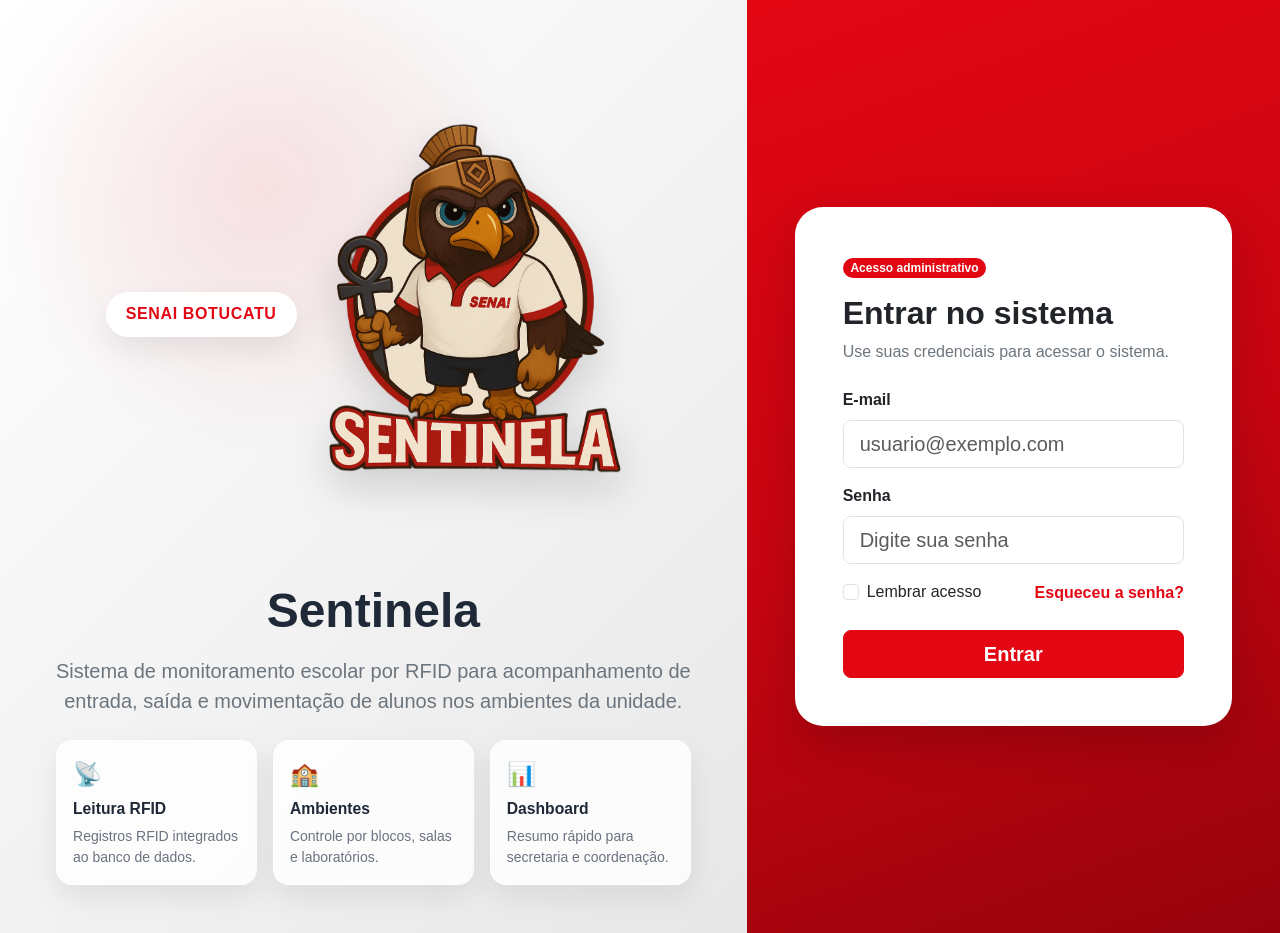
<file: templates/index.html>
<!doctype html>
<html lang="pt-BR">
  <head>
    <meta charset="utf-8" />

    <meta name="viewport" content="width=device-width, initial-scale=1" />

    <title>Sentinela | Login</title>

    <link
      href="https://cdn.jsdelivr.net/npm/bootstrap@5.3.3/dist/css/bootstrap.min.css"
      rel="stylesheet"
    />

    <link rel="stylesheet" href="/static/css/style.css" />
  </head>

  <body class="login-page" data-page="login">
    <main class="container-fluid min-vh-100 p-0">
      <div class="row g-0 min-vh-100">

        <section class="col-lg-7 login-hero d-flex align-items-center justify-content-center p-4 p-lg-5">
          <div class="login-hero-content text-center">

            <div class="senai-mark mb-4">
              SENAI Botucatu
            </div>

            <img
              class="sentinela-logo mb-4"
              src="/static/images/logo/SENTINELALOGOtransparente.png"
              alt="Logo do sistema Sentinela"
            />

            <h1 class="display-5 fw-bold mb-3">
              Sentinela
            </h1>

            <p class="lead text-secondary mx-auto mb-4">
              Sistema de monitoramento escolar por RFID para acompanhamento de entrada,
              saída e movimentação de alunos nos ambientes da unidade.
            </p>

            <div class="row g-3 justify-content-center text-start login-feature-list">

              <div class="col-md-4">
                <div class="feature-card h-100">
                  <span class="feature-icon">📡</span>
                  <strong>Leitura RFID</strong>
                  <small>Registros RFID integrados ao banco de dados.</small>
                </div>
              </div>

              <div class="col-md-4">
                <div class="feature-card h-100">
                  <span class="feature-icon">🏫</span>
                  <strong>Ambientes</strong>
                  <small>Controle por blocos, salas e laboratórios.</small>
                </div>
              </div>

              <div class="col-md-4">
                <div class="feature-card h-100">
                  <span class="feature-icon">📊</span>
                  <strong>Dashboard</strong>
                  <small>Resumo rápido para secretaria e coordenação.</small>
                </div>
              </div>

            </div>
          </div>
        </section>

        <section class="col-lg-5 login-panel d-flex align-items-center justify-content-center p-4 p-lg-5">
          <div class="card login-card border-0 shadow-lg w-100">
            <div class="card-body p-4 p-md-5">

              <div class="mb-4">
                <span class="badge text-bg-danger rounded-pill mb-3">
                  Acesso administrativo
                </span>

                <h2 class="fw-bold mb-2">
                  Entrar no sistema
                </h2>

                <p class="text-secondary mb-0">
                  Use suas credenciais para acessar o sistema.
                </p>
              </div>

              <div id="loginAlert" class="alert alert-danger d-none" role="alert"></div>

              <form id="loginForm" novalidate>

                <div class="mb-3">
                  <label for="email" class="form-label fw-semibold">
                    E-mail
                  </label>

                  <input
                    id="email"
                    name="email"
                    type="email"
                    class="form-control form-control-lg"
                    placeholder="usuario@exemplo.com"
                    autocomplete="username"
                    required
                  />
                </div>

                <div class="mb-3">
                  <label for="senha" class="form-label fw-semibold">
                    Senha
                  </label>

                  <input
                    id="senha"
                    name="senha"
                    type="password"
                    class="form-control form-control-lg"
                    placeholder="Digite sua senha"
                    autocomplete="current-password"
                    required
                  />
                </div>

                <div class="d-flex justify-content-between align-items-center mb-4 gap-3 flex-wrap">
                  <div class="form-check">
                    <input class="form-check-input" type="checkbox" id="lembrarAcesso" />

                    <label class="form-check-label" for="lembrarAcesso">
                      Lembrar acesso
                    </label>
                  </div>

                  <a class="link-danger text-decoration-none fw-semibold" href="#">
                    Esqueceu a senha?
                  </a>
                </div>

                <button class="btn btn-danger btn-lg w-100 fw-bold" type="submit">
                  Entrar
                </button>

              </form>
            </div>
          </div>
        </section>

      </div>
    </main>

    <script src="/static/js/auth.js"></script>
  </body>
</html>
</file>
<file: static/css/style.css>
:root {
  --sentinela-red: #e30613;
  --sentinela-red-dark: #b9050f;
  --sentinela-bg: #f3f4f6;
  --sentinela-text: #1f2937;
  --sentinela-muted: #6b7280;
  --sentinela-border: #e5e7eb;
}

* {
  box-sizing: border-box;
}

body {
  min-height: 100vh;
  font-family: Arial, Helvetica, sans-serif;
  color: var(--sentinela-text);
  background: var(--sentinela-bg);
}

.btn-danger {
  --bs-btn-bg: var(--sentinela-red);
  --bs-btn-border-color: var(--sentinela-red);
  --bs-btn-hover-bg: var(--sentinela-red-dark);
  --bs-btn-hover-border-color: var(--sentinela-red-dark);
  --bs-btn-active-bg: var(--sentinela-red-dark);
  --bs-btn-active-border-color: var(--sentinela-red-dark);
}

.btn-outline-danger {
  --bs-btn-color: var(--sentinela-red);
  --bs-btn-border-color: var(--sentinela-red);
  --bs-btn-hover-bg: var(--sentinela-red);
  --bs-btn-hover-border-color: var(--sentinela-red);
  --bs-btn-active-bg: var(--sentinela-red-dark);
  --bs-btn-active-border-color: var(--sentinela-red-dark);
}

.text-bg-danger,
.bg-danger {
  background-color: var(--sentinela-red) !important;
}

.link-danger {
  color: var(--sentinela-red) !important;
}

.login-page {
  background: #f2f2f2;
}

.login-hero {
  background:
    radial-gradient(circle at 35% 20%, rgba(227, 6, 19, 0.10), transparent 30%),
    linear-gradient(135deg, #ffffff 0%, #f4f4f4 48%, #e7e7e7 100%);
}

.login-hero-content {
  width: 100%;
  max-width: 860px;
}

.senai-mark {
  display: inline-flex;
  align-items: center;
  justify-content: center;

  padding: 0.65rem 1.25rem;
  border-radius: 999px;

  background: #ffffff;
  color: var(--sentinela-red);

  font-weight: 800;
  letter-spacing: 0.04em;
  text-transform: uppercase;

  box-shadow: 0 12px 30px rgba(0, 0, 0, 0.08);
}

.sentinela-logo {
  width: min(340px, 82vw);
  filter: drop-shadow(0 18px 20px rgba(0, 0, 0, 0.15));
}

.login-hero .lead {
  max-width: 720px;
}

.login-feature-list {
  max-width: 820px;
  margin-inline: auto;
}

.feature-card {
  display: flex;
  flex-direction: column;
  gap: 0.35rem;

  padding: 1rem;
  border-radius: 1rem;

  background: rgba(255, 255, 255, 0.82);
  border: 1px solid rgba(255, 255, 255, 0.9);

  box-shadow: 0 12px 30px rgba(0, 0, 0, 0.08);
}

.feature-card strong {
  font-size: 0.98rem;
}

.feature-card small {
  color: var(--sentinela-muted);
}

.feature-icon {
  font-size: 1.45rem;
}

.login-panel {
  background:
    linear-gradient(160deg, var(--sentinela-red) 0%, #c70511 52%, #96030c 100%);
}

.login-card {
  max-width: 500px;
  border-radius: 1.75rem;
}

.form-control:focus,
.form-check-input:focus {
  border-color: var(--sentinela-red);
  box-shadow: 0 0 0 0.25rem rgba(227, 6, 19, 0.16);
}

.form-check-input:checked {
  background-color: var(--sentinela-red);
  border-color: var(--sentinela-red);
}

.test-access {
  padding: 1rem;
  border-radius: 1rem;

  background: #f8f9fa;
  border: 1px solid var(--sentinela-border);
}

.test-access code {
  display: block;
  color: #111827;
  word-break: break-word;
}

@media (max-width: 991.98px) {
  .login-panel {
    min-height: auto;
  }

  .sentinela-logo {
    width: min(260px, 76vw);
  }
}

@media (max-width: 575.98px) {
  .login-card {
    border-radius: 1.25rem;
  }

  .card-body {
    padding: 1.25rem !important;
  }
}

/* Home Page */

.dashboard-page {
  background: #f3f4f6;
}

.app-layout {
  display: flex;
  min-height: 100vh;
}

.sidebar {
  position: sticky;
  top: 0;

  display: flex;
  flex-direction: column;

  width: 290px;
  height: 100vh;
  padding: 1.5rem;

  background: #111827;
  color: #ffffff;
}

.sidebar-brand {
  display: flex;
  align-items: center;
  gap: 0.9rem;

  padding-bottom: 1.5rem;
  border-bottom: 1px solid rgba(255, 255, 255, 0.12);
}

.sidebar-brand img {
  width: 54px;
  height: 54px;
  object-fit: contain;
}

.sidebar-brand strong {
  display: block;
  font-size: 1.1rem;
}

.sidebar-brand span {
  display: block;
  color: #d1d5db;
  font-size: 0.85rem;
}

.sidebar-nav {
  display: flex;
  flex-direction: column;
  gap: 0.45rem;

  margin-top: 1.5rem;
}

.sidebar-nav a {
  display: flex;
  align-items: center;

  min-height: 44px;
  padding: 0.75rem 0.95rem;
  border-radius: 0.95rem;

  color: #d1d5db;
  text-decoration: none;
  font-weight: 700;

  transition: 0.2s ease;
}

.sidebar-nav a:hover,
.sidebar-nav a.active {
  background: var(--sentinela-red);
  color: #ffffff;
}

.sidebar-footer {
  display: flex;
  flex-direction: column;
  gap: 0.2rem;

  margin-top: auto;
  padding-top: 1.5rem;

  color: #d1d5db;
}

.sidebar-footer span {
  font-weight: 700;
}

.sidebar-footer small {
  color: #9ca3af;
}

.main-content {
  flex: 1;
  padding: 2rem;
  overflow: hidden;
}

.topbar {
  display: flex;
  align-items: center;
  justify-content: space-between;
  gap: 1.5rem;

  margin-bottom: 1.5rem;
}

.topbar h1 {
  margin: 0.3rem 0;
  font-size: clamp(1.75rem, 4vw, 2.6rem);
  font-weight: 900;
}

.topbar p {
  margin: 0;
  color: var(--sentinela-muted);
}

.page-label {
  display: inline-flex;

  color: var(--sentinela-red);
  font-size: 0.78rem;
  font-weight: 900;
  letter-spacing: 0.08em;
  text-transform: uppercase;
}

.user-panel {
  display: flex;
  align-items: center;
  gap: 0.9rem;

  padding: 0.9rem;
  border-radius: 1.25rem;

  background: #ffffff;
  box-shadow: 0 12px 30px rgba(15, 23, 42, 0.08);
}

.user-panel strong {
  display: block;
  white-space: nowrap;
}

.user-panel span {
  display: block;
  color: var(--sentinela-muted);
  font-size: 0.84rem;
  white-space: nowrap;
}

.user-avatar {
  display: grid;
  place-items: center;

  width: 44px;
  height: 44px;
  border-radius: 50%;

  background: var(--sentinela-red);
  color: #ffffff;

  font-weight: 900;
}

.dashboard-card,
.content-card {
  border-radius: 1.35rem;
  background: #ffffff;
  box-shadow: 0 12px 30px rgba(15, 23, 42, 0.08);
}

.dashboard-card {
  display: flex;
  align-items: center;
  gap: 1rem;

  padding: 1.25rem;
}

.dashboard-card-icon {
  display: grid;
  place-items: center;

  width: 58px;
  height: 58px;
  border-radius: 1rem;

  background: #fff1f2;

  font-size: 1.55rem;
}

.dashboard-card-title {
  margin: 0;
  color: var(--sentinela-muted);
  font-weight: 800;
}

.dashboard-card h3 {
  margin: 0.1rem 0;
  font-size: 2rem;
  font-weight: 900;
}

.dashboard-card span {
  color: var(--sentinela-muted);
  font-size: 0.88rem;
}

.content-card {
  padding: 1.35rem;
}

.section-header {
  display: flex;
  align-items: center;
  justify-content: space-between;
  gap: 1rem;

  margin-bottom: 1rem;
}

.section-header h2 {
  margin: 0.25rem 0 0;
  font-size: 1.25rem;
  font-weight: 900;
}

.dashboard-table {
  margin-bottom: 0;
}

.dashboard-table thead th {
  color: var(--sentinela-muted);
  font-size: 0.8rem;
  text-transform: uppercase;
}

.dashboard-table tbody td {
  padding-block: 1rem;
}

.dashboard-table tbody td:first-child strong {
  display: block;
}

.dashboard-table tbody td:first-child span {
  display: block;
  color: var(--sentinela-muted);
  font-size: 0.86rem;
}

.dashboard-summary-list {
  display: flex;
  flex-direction: column;
  gap: 1rem;
}

.dashboard-summary-list div {
  display: flex;
  align-items: center;
  justify-content: space-between;
  gap: 1rem;
  border-bottom: 1px solid rgba(15, 23, 42, 0.08);
  padding-bottom: 0.85rem;
}

.dashboard-summary-list div:last-child {
  border-bottom: 0;
  padding-bottom: 0;
}

.dashboard-summary-list span {
  color: var(--text-muted);
  font-weight: 700;
}

.dashboard-summary-list strong {
  color: var(--text-main);
  font-size: 1.35rem;
}

#btnAtualizarDashboard{
  margin-bottom: 15px;
}

.reader-list {
  display: flex;
  flex-direction: column;
  gap: 0.85rem;
}

.reader-item {
  display: flex;
  align-items: center;
  justify-content: space-between;
  gap: 1rem;

  padding: 0.95rem;
  border-radius: 1rem;

  background: #f9fafb;
  border: 1px solid var(--sentinela-border);
}

.reader-item strong {
  display: block;
}

.reader-item span {
  display: block;
  color: var(--sentinela-muted);
  font-size: 0.86rem;
}

.reader-status {
  padding: 0.35rem 0.65rem;
  border-radius: 999px;

  font-size: 0.75rem;
  font-weight: 900;
}

.status-online {
  background: #dcfce7;
  color: #166534 !important;
}

.status-warning {
  background: #fef3c7;
  color: #92400e !important;
}

.unit-card {
  padding: 1rem;
  border-radius: 1rem;

  background: #111827;
  color: #ffffff;
}

.unit-card span {
  display: block;
  color: #d1d5db;
  font-size: 0.82rem;
}

.unit-card strong {
  display: block;
  margin-block: 0.2rem;
  font-size: 1.15rem;
}

.unit-card p {
  margin: 0.5rem 0 0;
  color: #d1d5db;
  font-size: 0.9rem;
}

.module-card {
  display: flex;
  flex-direction: column;
  gap: 0.4rem;

  min-height: 124px;
  padding: 1.1rem;
  border-radius: 1.1rem;

  background: #f9fafb;
  border: 1px solid var(--sentinela-border);
  color: var(--sentinela-text);
  text-decoration: none;

  transition: 0.2s ease;
}

.module-card strong {
  font-size: 1rem;
}

.module-card span {
  color: var(--sentinela-muted);
  font-size: 0.9rem;
}

.module-card:hover {
  transform: translateY(-2px);
  border-color: rgba(227, 6, 19, 0.35);
  box-shadow: 0 12px 26px rgba(15, 23, 42, 0.08);
}

@media (max-width: 991.98px) {
  .app-layout {
    display: block;
  }

  .sidebar {
    position: static;

    width: 100%;
    height: auto;
    border-radius: 0 0 1.5rem 1.5rem;
  }

  .sidebar-nav {
    display: grid;
    grid-template-columns: repeat(2, minmax(0, 1fr));
  }

  .sidebar-footer {
    margin-top: 1.5rem;
  }

  .main-content {
    padding: 1rem;
  }

  .topbar {
    align-items: flex-start;
    flex-direction: column;
  }

  .user-panel {
    width: 100%;
    justify-content: space-between;
  }
}

@media (max-width: 575.98px) {
  .sidebar {
    padding: 1rem;
  }

  .sidebar-nav {
    grid-template-columns: 1fr;
  }

  .user-panel {
    align-items: flex-start;
    flex-direction: column;
  }

  .section-header {
    align-items: flex-start;
    flex-direction: column;
  }

  .dashboard-card {
    align-items: flex-start;
    flex-direction: column;
  }
}

/* cadastro-alunos.html */

.sentinela-form .form-control,
.sentinela-form .form-select {
  min-height: 46px;
}

.counter-badge {
  display: inline-flex;
  align-items: center;
  justify-content: center;

  min-height: 34px;
  padding: 0.35rem 0.75rem;
  border-radius: 999px;

  background: #fff1f2;
  color: var(--sentinela-red);

  font-size: 0.85rem;
  font-weight: 900;
}

.table-actions {
  display: flex;
  align-items: center;
  gap: 0.45rem;
  flex-wrap: wrap;
}

.dashboard-table code {
  color: #111827;
  background: #f3f4f6;

  padding: 0.25rem 0.45rem;
  border-radius: 0.45rem;
}

@media (max-width: 575.98px) {
  .table-actions {
    align-items: stretch;
    flex-direction: column;
  }

  .table-actions .btn {
    width: 100%;
  }
}

/* historico.html */

.history-filters {
  display: grid;
  grid-template-columns: minmax(240px, 1fr) 180px 240px 180px;
  gap: 1rem;
}

.history-filters .form-control,
.history-filters .form-select {
  min-height: 46px;
}

@media (max-width: 1199.98px) {
  .history-filters {
    grid-template-columns: repeat(2, minmax(0, 1fr));
  }
}

@media (max-width: 575.98px) {
  .history-filters {
    grid-template-columns: 1fr;
  }
}

/* mapa.html */

#btnAtualizarMapa{
  margin-bottom: 15px;
}

.map-legend {
  display: flex;
  align-items: center;
  gap: 1rem;
  flex-wrap: wrap;

  color: var(--sentinela-muted);
  font-size: 0.9rem;
  font-weight: 700;
}

.map-legend span {
  display: inline-flex;
  align-items: center;
  gap: 0.4rem;
}

.legend-dot {
  display: inline-block;

  width: 12px;
  height: 12px;
  border-radius: 50%;
}

.status-online-dot {
  background: #16a34a;
}

.status-warning-dot {
  background: #f59e0b;
}

.status-offline-dot {
  background: #6b7280;
}

.school-map {
  position: relative;

  display: grid;
  grid-template-columns: repeat(12, minmax(0, 1fr));
  grid-template-rows: repeat(8, 82px);
  gap: 0.75rem;

  min-height: 720px;
  padding: 1rem;
  border-radius: 1.25rem;

  background:
    linear-gradient(90deg, rgba(17, 24, 39, 0.04) 1px, transparent 1px),
    linear-gradient(rgba(17, 24, 39, 0.04) 1px, transparent 1px),
    #f9fafb;
  background-size: 32px 32px;

  border: 1px solid var(--sentinela-border);
}

.map-room {
  display: flex;
  flex-direction: column;
  justify-content: center;
  gap: 0.25rem;

  width: 100%;
  min-height: 82px;
  padding: 0.85rem;
  border: 2px solid transparent;
  border-radius: 1rem;

  background: #ffffff;
  color: var(--sentinela-text);
  text-align: left;

  box-shadow: 0 10px 20px rgba(15, 23, 42, 0.08);
  transition: 0.2s ease;
}

.map-room strong {
  font-size: 0.9rem;
  line-height: 1.15;
}

.map-room span {
  color: var(--sentinela-muted);
  font-size: 0.78rem;
}

.map-room small {
  font-size: 0.76rem;
  font-weight: 800;
}

.map-room:hover,
.map-room.selected {
  transform: translateY(-2px);
  border-color: var(--sentinela-red);
  box-shadow: 0 14px 28px rgba(15, 23, 42, 0.12);
}

.map-room.status-online {
  border-left: 8px solid #16a34a;
}

.map-room.status-warning {
  border-left: 8px solid #f59e0b;
}

.map-room.status-offline {
  border-left: 8px solid #6b7280;
  opacity: 0.78;
}

.map-area-portaria {
  grid-column: 1 / 5;
  grid-row: 1 / 3;
}

.map-area-secretaria {
  grid-column: 5 / 8;
  grid-row: 1 / 3;
}

.map-area-coordenacao {
  grid-column: 8 / 11;
  grid-row: 1 / 3;
}

.map-area-patio {
  grid-column: 11 / 13;
  grid-row: 1 / 5;
}

.map-area-lab1 {
  grid-column: 1 / 5;
  grid-row: 3 / 6;
}

.map-area-lab2 {
  grid-column: 5 / 9;
  grid-row: 3 / 6;
}

.map-area-biblioteca {
  grid-column: 9 / 11;
  grid-row: 3 / 5;
}

.map-area-sala4 {
  grid-column: 9 / 11;
  grid-row: 5 / 7;
}

.map-area-oficina {
  grid-column: 1 / 7;
  grid-row: 6 / 9;
}

.map-empty {
  grid-column: 1 / -1;
  grid-row: 1 / -1;
}

.environment-details h3 {
  margin: 0.75rem 0 0.75rem;
  font-size: 1.45rem;
  font-weight: 900;
}

.environment-details p {
  color: var(--sentinela-muted);
}

.empty-state {
  display: grid;
  place-items: center;

  min-height: 180px;
  padding: 1.5rem;
  border-radius: 1rem;

  background: #f9fafb;
  color: var(--sentinela-muted);
  text-align: center;
  border: 1px dashed var(--sentinela-border);
}

.details-status {
  display: inline-flex;
  align-items: center;

  padding: 0.4rem 0.75rem;
  border-radius: 999px;

  font-size: 0.8rem;
  font-weight: 900;
}

.details-status.status-online {
  background: #dcfce7;
  color: #166534;
}

.details-status.status-warning {
  background: #fef3c7;
  color: #92400e;
}

.details-status.status-offline {
  background: #f3f4f6;
  color: #4b5563;
}

.details-grid {
  display: grid;
  gap: 0.85rem;

  margin-top: 1rem;
}

.details-grid div {
  padding: 0.9rem;
  border-radius: 0.9rem;

  background: #f9fafb;
  border: 1px solid var(--sentinela-border);
}

.details-grid span {
  display: block;

  color: var(--sentinela-muted);
  font-size: 0.8rem;
  font-weight: 800;
}

.details-grid strong {
  display: block;

  margin-top: 0.15rem;
  font-size: 1rem;
}

.map-filters {
  display: grid;
  grid-template-columns: minmax(240px, 1fr) 180px 220px 170px;
  gap: 1rem;
}

.map-filters .form-control,
.map-filters .form-select {
  min-height: 46px;
}

@media (max-width: 1199.98px) {
  .school-map {
    grid-template-columns: repeat(2, minmax(0, 1fr));
    grid-template-rows: auto;
    min-height: auto;
  }

  .map-room {
    grid-column: auto !important;
    grid-row: auto !important;
  }

  .map-filters {
    grid-template-columns: repeat(2, minmax(0, 1fr));
  }
}

@media (max-width: 575.98px) {
  .school-map {
    grid-template-columns: 1fr;
    padding: 0.75rem;
  }

  .map-filters {
    grid-template-columns: 1fr;
  }
}

.map-reader-list {
  display: flex;
  flex-direction: column;
  gap: 0.75rem;
}

.map-reader-item {
  display: flex;
  flex-direction: column;
  gap: 0.25rem;
  border: 1px solid rgba(15, 23, 42, 0.08);
  border-radius: 14px;
  padding: 0.75rem;
  background: rgba(248, 250, 252, 0.8);
}

.map-reader-item strong {
  color: var(--text-main);
  font-size: 0.95rem;
}

.map-reader-item span {
  color: var(--text-muted);
  font-size: 0.85rem;
}

/* administracao.html */

#btnAtualizarAdministracao{
  margin-bottom: 15px;
}

.admin-info-grid {
  display: grid;
  gap: 0.85rem;
}

.admin-info-item {
  padding: 0.95rem;
  border-radius: 1rem;

  background: #f9fafb;
  border: 1px solid var(--sentinela-border);
}

.admin-info-item span {
  display: block;

  color: var(--sentinela-muted);
  font-size: 0.8rem;
  font-weight: 800;
}

.admin-info-item strong {
  display: block;

  margin-top: 0.15rem;
  font-size: 1rem;
}

.admin-actions {
  display: grid;
  grid-template-columns: repeat(2, minmax(0, 1fr));
  gap: 0.85rem;
}

.admin-action-card {
  min-height: 130px;
  padding: 1rem;
  border-radius: 1rem;

  background: #f9fafb;
  border: 1px solid var(--sentinela-border);
  color: var(--sentinela-text);

  text-align: left;
  transition: 0.2s ease;
}

.admin-action-card strong {
  display: block;
  margin-bottom: 0.4rem;
  font-size: 1rem;
}

.admin-action-card span {
  display: block;
  color: var(--sentinela-muted);
  font-size: 0.9rem;
}

.admin-action-card:hover {
  transform: translateY(-2px);
  border-color: rgba(227, 6, 19, 0.35);
  box-shadow: 0 12px 26px rgba(15, 23, 42, 0.08);
}

.admin-action-card.danger {
  background: #fff1f2;
  border-color: rgba(227, 6, 19, 0.25);
}

.admin-action-card.danger strong {
  color: var(--sentinela-red);
}

.admin-summary {
  display: grid;
  gap: 0.85rem;
}

.admin-summary div {
  display: flex;
  align-items: center;
  justify-content: space-between;
  gap: 1rem;

  padding: 0.95rem;
  border-radius: 1rem;

  background: #f9fafb;
  border: 1px solid var(--sentinela-border);
}

.admin-summary span {
  color: var(--sentinela-muted);
  font-weight: 800;
}

.admin-summary strong {
  font-size: 1.25rem;
  font-weight: 900;
}

@media (max-width: 575.98px) {
  .admin-actions {
    grid-template-columns: 1fr;
  }

  .admin-summary div {
    align-items: flex-start;
    flex-direction: column;
  }
}

/* configuração de css do botão para histórico de movimentação dentro da aba de mapa */
.map-action-card {
  display: flex;
  flex-direction: column;
  justify-content: space-between;
  gap: 1.75rem;
}

.map-action-card h2 {
  margin-bottom: 0.85rem;
}

.map-action-card p {
  margin-bottom: 0;
  color: var(--text-muted);
  font-size: 1rem;
  line-height: 1.6;
}

.title{
  font-weight: bolder;
  font-size: 40px;
}

.paragrafo{
  font-size: 20px;
  font-family: Verdana, Geneva, Tahoma, sans-serif;
}

.paragrafo1{
  font-size: 25px;
  font-family: 'Franklin Gothic Medium', 'Arial Narrow', Arial, sans-serif;
  color:#6b7280
}

/* Gestão de Usuários */

.form-grid {
  display: grid;
  grid-template-columns: repeat(2, minmax(220px, 1fr));
  gap: 18px;
  align-items: end;
  margin-top: 18px;
}

.form-group {
  display: flex;
  flex-direction: column;
  gap: 8px;
}

.form-group label {
  font-size: 0.82rem;
  font-weight: 700;
  color: #111827;
}

.form-group input,
.form-group select,
.form-group textarea {
  width: 100%;
  border: 1px solid #d1d5db;
  border-radius: 10px;
  padding: 12px 14px;
  font-size: 0.95rem;
  color: #111827;
  background-color: #ffffff;
  outline: none;
  transition: border-color 0.2s ease, box-shadow 0.2s ease;
}

.form-group input:focus,
.form-group select:focus,
.form-group textarea:focus {
  border-color: #e30613;
  box-shadow: 0 0 0 3px rgba(227, 6, 19, 0.12);
}

.form-actions {
  display: flex;
  gap: 10px;
  align-items: center;
  flex-wrap: wrap;
}

.btn-secondary {
  border: 1px solid #d1d5db;
  background-color: #ffffff;
  color: #111827;
  border-radius: 10px;
  padding: 12px 18px;
  font-weight: 700;
  cursor: pointer;
  transition: background-color 0.2s ease, border-color 0.2s ease;
}

.btn-secondary:hover {
  background-color: #f3f4f6;
  border-color: #9ca3af;
}

.table-wrapper {
  width: 100%;
  overflow-x: auto;
  margin-top: 18px;
}

.table-wrapper table {
  width: 100%;
  border-collapse: collapse;
}

.table-wrapper th,
.table-wrapper td {
  padding: 14px 12px;
  border-bottom: 1px solid #e5e7eb;
  text-align: left;
  vertical-align: middle;
  font-size: 0.9rem;
}

.table-wrapper th {
  color: #6b7280;
  font-size: 0.78rem;
  font-weight: 800;
  text-transform: uppercase;
}

.table-wrapper td {
  color: #111827;
}

.status-badge {
  display: inline-flex;
  align-items: center;
  justify-content: center;
  border-radius: 999px;
  padding: 5px 10px;
  font-size: 0.78rem;
  font-weight: 800;
}

.status-active {
  color: #047857;
  background-color: #d1fae5;
}

.status-inactive {
  color: #991b1b;
  background-color: #fee2e2;
}

.btn-table {
  border: 1px solid #d1d5db;
  background-color: #ffffff;
  color: #111827;
  border-radius: 8px;
  padding: 7px 10px;
  font-size: 0.78rem;
  font-weight: 700;
  cursor: pointer;
  margin: 2px;
  transition: background-color 0.2s ease, border-color 0.2s ease, color 0.2s ease;
}

.btn-table:hover {
  background-color: #f3f4f6;
  border-color: #9ca3af;
}

.btn-table.danger {
  color: #e30613;
  border-color: #fecaca;
}

.btn-table.danger:hover {
  background-color: #fee2e2;
  border-color: #e30613;
}

.section-header {
  display: flex;
  justify-content: space-between;
  align-items: center;
  gap: 16px;
  margin-bottom: 8px;
}

.status-pill {
  display: inline-flex;
  align-items: center;
  justify-content: center;
  background-color: #fff1f2;
  color: #e30613;
  border-radius: 999px;
  padding: 8px 14px;
  font-size: 0.82rem;
  font-weight: 800;
}

@media (max-width: 900px) {
  .form-grid {
    grid-template-columns: 1fr;
  }

  .section-header {
    align-items: flex-start;
    flex-direction: column;
  }
}
</file>
